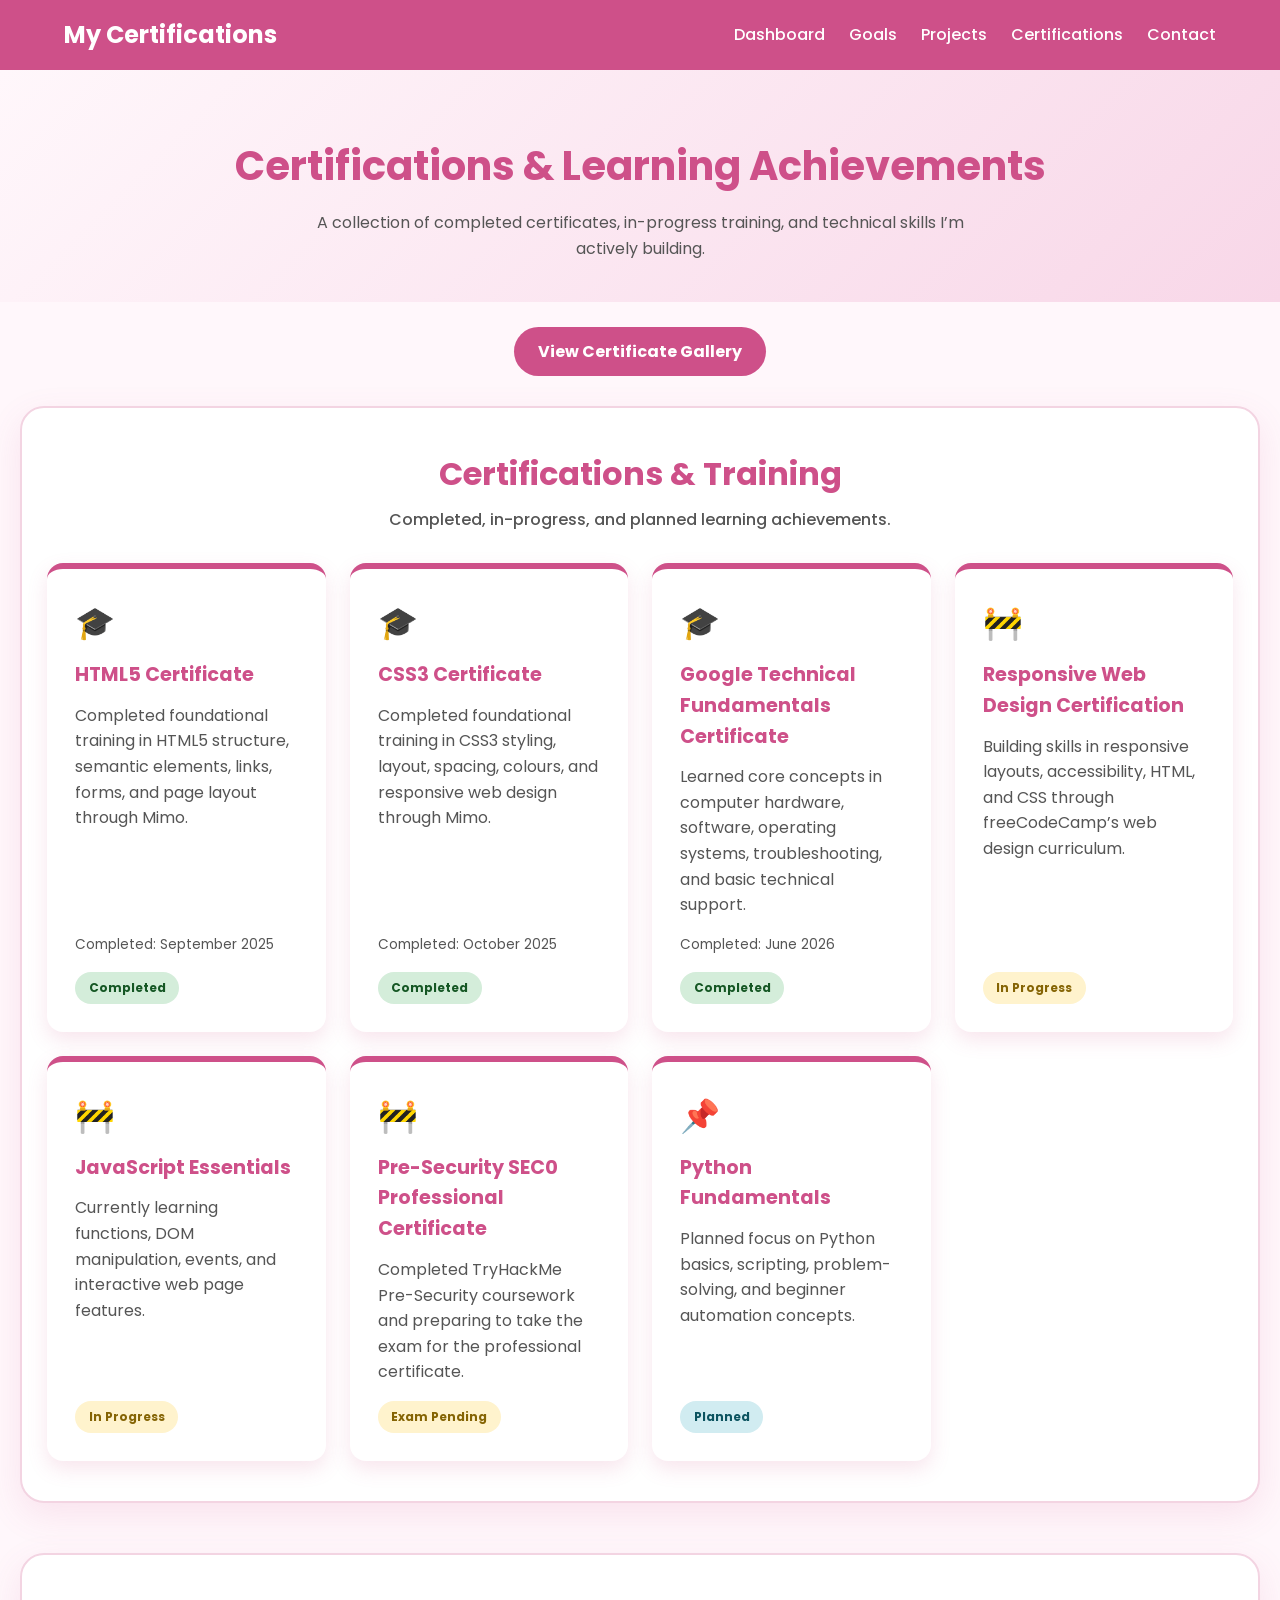
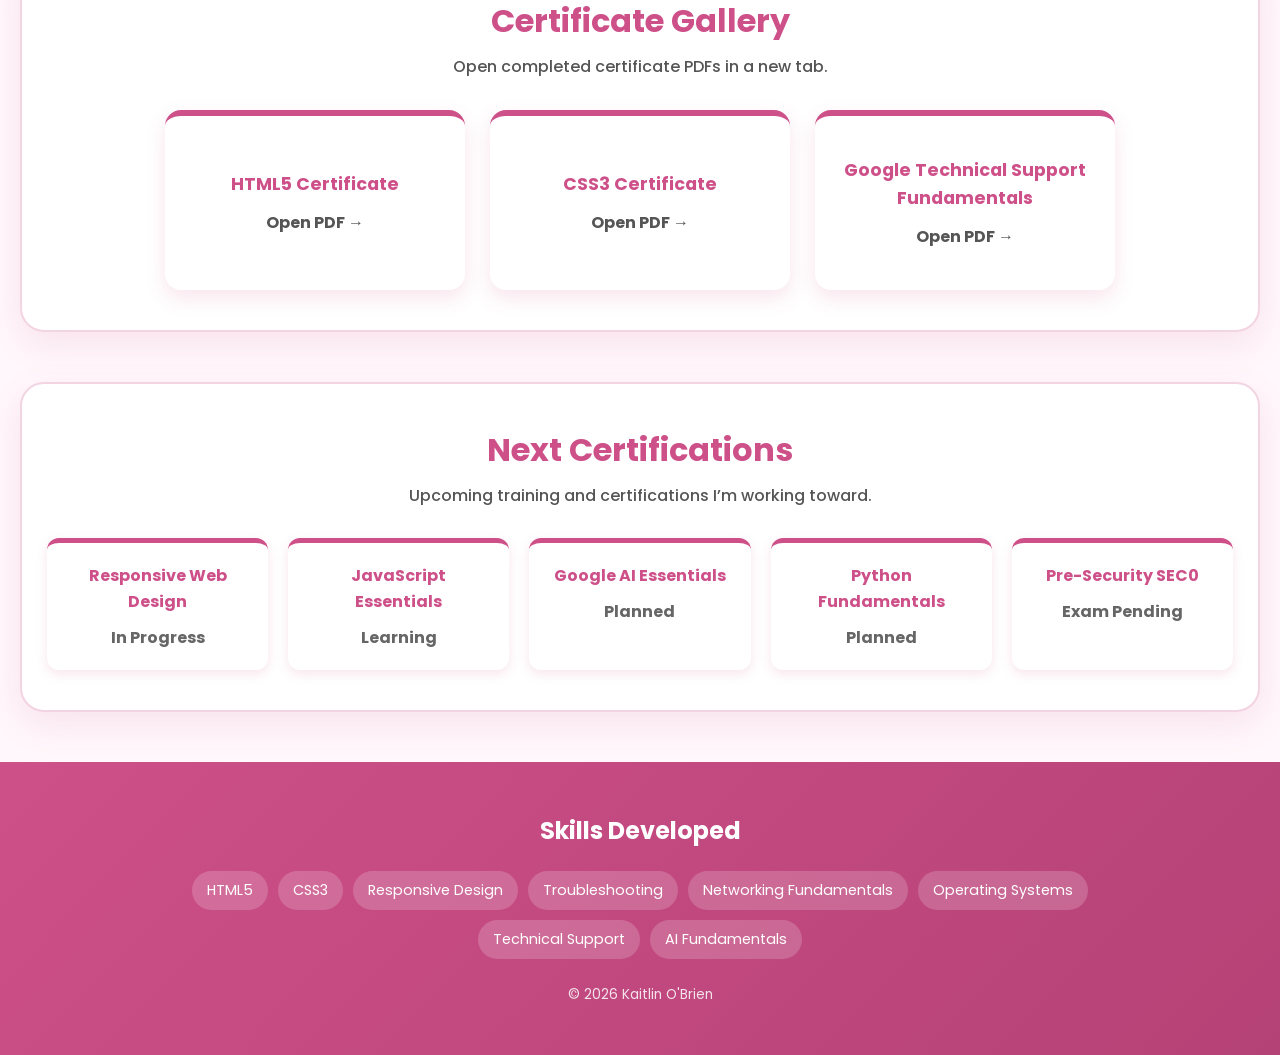
<file: it_learning_tracker/pages/certifications/certifications-index.html>
<!DOCTYPE html>
<html lang="en">
<head>
    <meta charset="UTF-8">
    <meta name="viewport" content="width=device-width, initial-scale=1.0">
    <title>Certifications</title>
    <link rel="stylesheet" href="certifications-styles.css">
  <link rel="preconnect" href="https://fonts.googleapis.com">
<link rel="preconnect" href="https://fonts.gstatic.com" crossorigin>
<link href="https://fonts.googleapis.com/css2?family=Poppins:wght@300;400;500;600;700&display=swap" rel="stylesheet">
</head>
<body>

<header>
    <nav class="navbar">
        <div class="banner">My Certifications</div>

        <ul class="nav-links">
            <li><a href="../dashboard/dashboard-index.html">Dashboard</a></li>
            <li><a href="../goals/goals-index.html">Goals</a></li>
            <li><a href="../projects/project-index.html">Projects</a></li>
            <li><a href="certifications-index.html">Certifications</a></li>
            <li><a href="../contact/contact-index.html">Contact</a></li>
        </ul>
    </nav>
</header>

<section class="header">
    <h1>Certifications & Learning Achievements</h1>
    <p>A collection of completed certificates, in-progress training, and technical skills I’m actively building.</p>
</section>

<a href="#gallery" class="jump-btn">View Certificate Gallery</a>

<main>

    <section class="cert-showcase">
        <div class="section-title">
            <h2>Certifications & Training</h2>
            <p>Completed, in-progress, and planned learning achievements.</p>
        </div>

        <div class="cert-grid">

            <div class="cert-card completed">
                <div class="cert-icon">🎓</div>
                <h2>HTML5 Certificate</h2>
                <p>Completed foundational training in HTML5 structure, semantic elements, links, forms, and page layout through Mimo.</p>
                <p class="cert-date">Completed: September 2025</p>
                <span class="tag">Completed</span>
            </div>

            <div class="cert-card completed">
                <div class="cert-icon">🎓</div>
                <h2>CSS3 Certificate</h2>
                <p>Completed foundational training in CSS3 styling, layout, spacing, colours, and responsive web design through Mimo.</p>
                <p class="cert-date">Completed: October 2025</p>
                <span class="tag">Completed</span>
            </div>

            <div class="cert-card completed">
                <div class="cert-icon">🎓</div>
                <h2>Google Technical Fundamentals Certificate</h2>
                <p>Learned core concepts in computer hardware, software, operating systems, troubleshooting, and basic technical support.</p>
                <p class="cert-date">Completed: June 2026</p>
                <span class="tag">Completed</span>
            </div>

            <div class="cert-card in-progress">
                <div class="cert-icon">🚧</div>
                <h2>Responsive Web Design Certification</h2>
                <p>Building skills in responsive layouts, accessibility, HTML, and CSS through freeCodeCamp’s web design curriculum.</p>
                <span class="tag">In Progress</span>
            </div>

            <div class="cert-card in-progress">
                <div class="cert-icon">🚧</div>
                <h2>JavaScript Essentials</h2>
                <p>Currently learning functions, DOM manipulation, events, and interactive web page features.</p>
                <span class="tag">In Progress</span>
            </div>

            <div class="cert-card in-progress">
                <div class="cert-icon">🚧</div>
                <h2>Pre-Security SEC0 Professional Certificate</h2>
                <p>Completed TryHackMe Pre-Security coursework and preparing to take the exam for the professional certificate.</p>
                <span class="tag">Exam Pending</span>
            </div>

            <div class="cert-card planned">
                <div class="cert-icon">📌</div>
                <h2>Python Fundamentals</h2>
                <p>Planned focus on Python basics, scripting, problem-solving, and beginner automation concepts.</p>
                <span class="tag">Planned</span>
            </div>

        </div>
    </section>

    <section class="certificate-gallery" id="gallery">
        <div class="section-title">
            <h2>Certificate Gallery</h2>
            <p>Open completed certificate PDFs in a new tab.</p>
        </div>

        <div class="gallery-grid">

            <div class="gallery-card">
                <a href="../certifications/cert-photos/HTML.pdf" target="_blank">
                    <h3>HTML5 Certificate</h3>
                    <p>Open PDF →</p>
                </a>
            </div>

            <div class="gallery-card">
                <a href="../certifications/cert-photos/CSS.pdf" target="_blank">
                    <h3>CSS3 Certificate</h3>
                    <p>Open PDF →</p>
                </a>
            </div>

            <div class="gallery-card">
                <a href="../certifications/cert-photos/Technical Support Fundamentals certificate Coursera course1.pdf" target="_blank">
                    <h3>Google Technical Support Fundamentals</h3>
                    <p>Open PDF →</p>
                </a>
            </div>

        </div>
    </section>

    <section class="next-up">
        <div class="section-title">
            <h2>Next Certifications</h2>
            <p>Upcoming training and certifications I’m working toward.</p>
        </div>

        <div class="next-grid">

            <div class="next-card">
                <h3>Responsive Web Design</h3>
                <p>In Progress</p>
            </div>

            <div class="next-card">
                <h3>JavaScript Essentials</h3>
                <p>Learning</p>
            </div>

            <div class="next-card">
                <h3>Google AI Essentials</h3>
                <p>Planned</p>
            </div>

            <div class="next-card">
                <h3>Python Fundamentals</h3>
                <p>Planned</p>
            </div>

            <div class="next-card">
                <h3>Pre-Security SEC0</h3>
                <p>Exam Pending</p>
            </div>

        </div>
    </section>

</main>

<footer class="footer-certs">
    <div class="footer-certs-content">

        <section class="skills-earned">
            <h2>Skills Developed</h2>

            <div class="skills-grid">
                <span>HTML5</span>
                <span>CSS3</span>
                <span>Responsive Design</span>
                <span>Troubleshooting</span>
                <span>Networking Fundamentals</span>
                <span>Operating Systems</span>
                <span>Technical Support</span>
                <span>AI Fundamentals</span>
            </div>
        </section>

        <p class="copyright">
            © 2026 Kaitlin O'Brien
        </p>

    </div>
</footer>

</body>
</html>
</file>
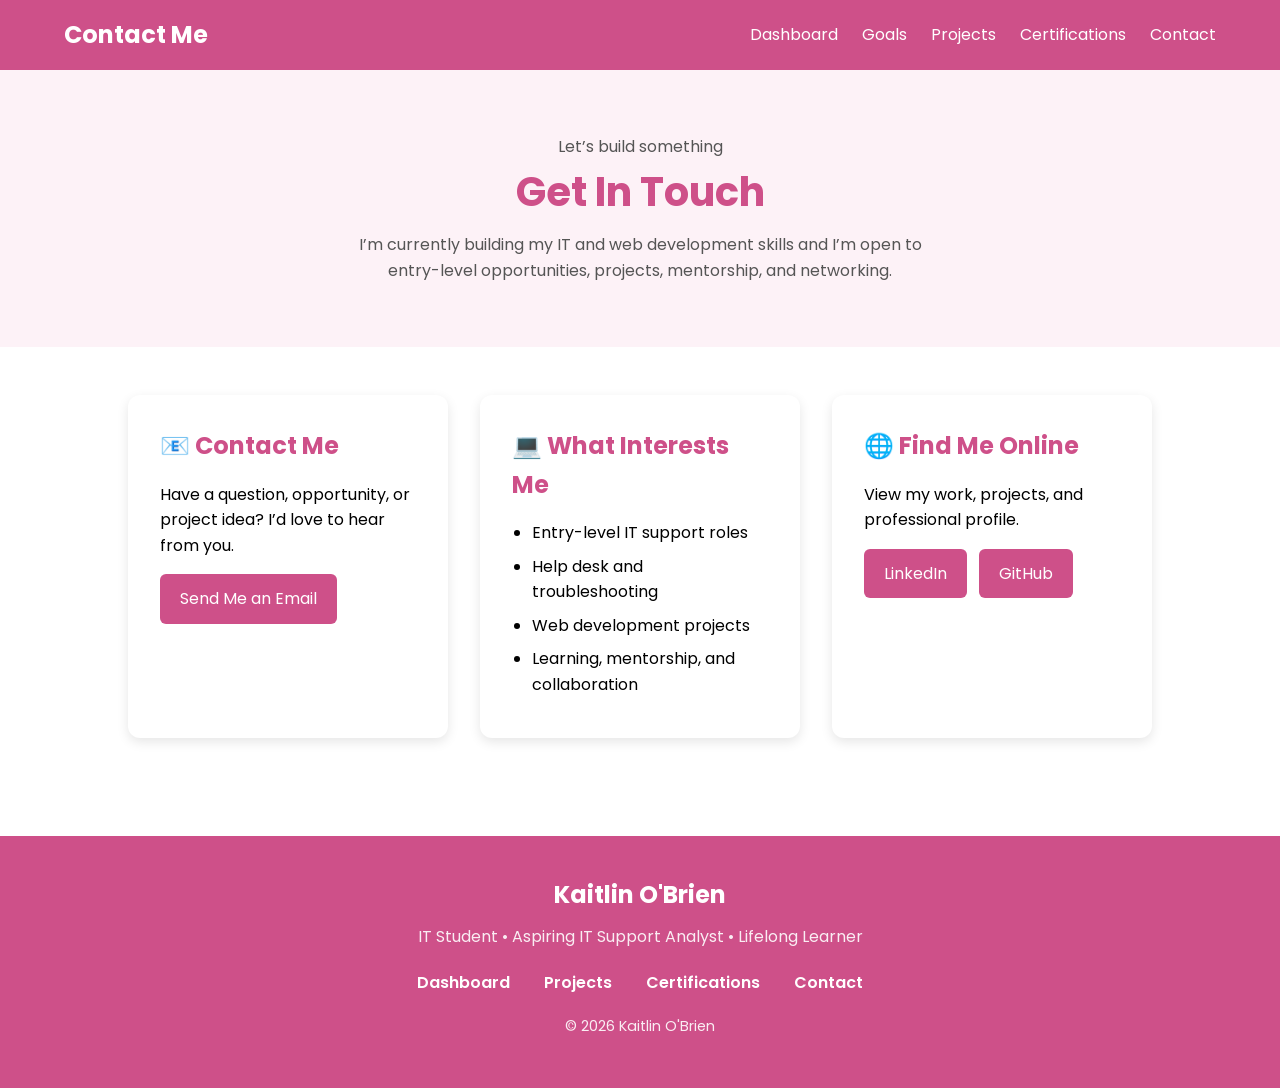
<file: it_learning_tracker/pages/contact/contact-index.html>
<!DOCTYPE html>
<html lang="en">
<head>
    <meta charset="UTF-8">
    <meta name="viewport" content="width=device-width, initial-scale=1.0">
    <title>Certifications</title>
    <link rel="stylesheet" href="contact-styles.css">
<link rel="preconnect" href="https://fonts.googleapis.com">
<link rel="preconnect" href="https://fonts.gstatic.com" crossorigin>
<link href="https://fonts.googleapis.com/css2?family=Poppins:wght@300;400;500;600;700&display=swap" rel="stylesheet">
</head>
<body>

<nav class="navbar">
    <div class="banner">Contact Me</div>

    <ul class="nav-links">
        <li><a href="../dashboard/dashboard-index.html">Dashboard</a></li>
        <li><a href="../goals/goals-index.html">Goals</a></li>
        <li><a href="../projects/project-index.html">Projects</a></li>
        <li><a href="../certifications/certifications-index.html">Certifications</a></li>
        <li><a href="../contact/contact-index.html">Contact</a></li>
    </ul>
</nav>
<main>
<!-- HEADER -->
<header class="header">
    <p class="eyebrow">Let’s build something</p>
    <h1>Get In Touch</h1>
    <p>
        I’m currently building my IT and web development skills and I’m open to
        entry-level opportunities, projects, mentorship, and networking.
    </p>
</header>

<section class="contact-container">

    <div class="contact-card featured-card">
        <h2>📧 Contact Me</h2>
        <p>
            Have a question, opportunity, or project idea? I’d love to hear from you.
        </p>

        <a href="mailto:kaitlin.obrien99@gmail.com" class="email-btn">
            Send Me an Email
        </a>
    </div>

    <div class="contact-card">
        <h2>💻 What Interests Me</h2>
        <ul>
            <li>Entry-level IT support roles</li>
            <li>Help desk and troubleshooting</li>
            <li>Web development projects</li>
            <li>Learning, mentorship, and collaboration</li>
        </ul>
    </div>

    <div class="contact-card">
        <h2>🌐 Find Me Online</h2>
        <p>View my work, projects, and professional profile.</p>

        <div class="social-buttons">
            <a href="https://www.linkedin.com/in/kaitlinobrien99/" class="social-link">LinkedIn</a>
            <a href="https://github.com/klob1999" class="social-link">GitHub</a>
        </div>
    </div>
</section>
</main>
<footer class="footer">
    <div class="footer-content">
        <h3>Kaitlin O'Brien</h3>

        <p>
            IT Student • Aspiring IT Support Analyst • Lifelong Learner
        </p>

        <div class="footer-links">
            <a href="../dashboard/dashboard-index.html">Dashboard</a>
            <a href="../projects/project-index.html">Projects</a>
            <a href="../certifications/certifications-index.html">Certifications</a>
            <a href="../contact/contact-index.html">Contact</a>
        </div>

        <p class="copyright">
            © 2026 Kaitlin O'Brien
            </p>
    </div>
</footer>
    </body>
    </html>
</file>
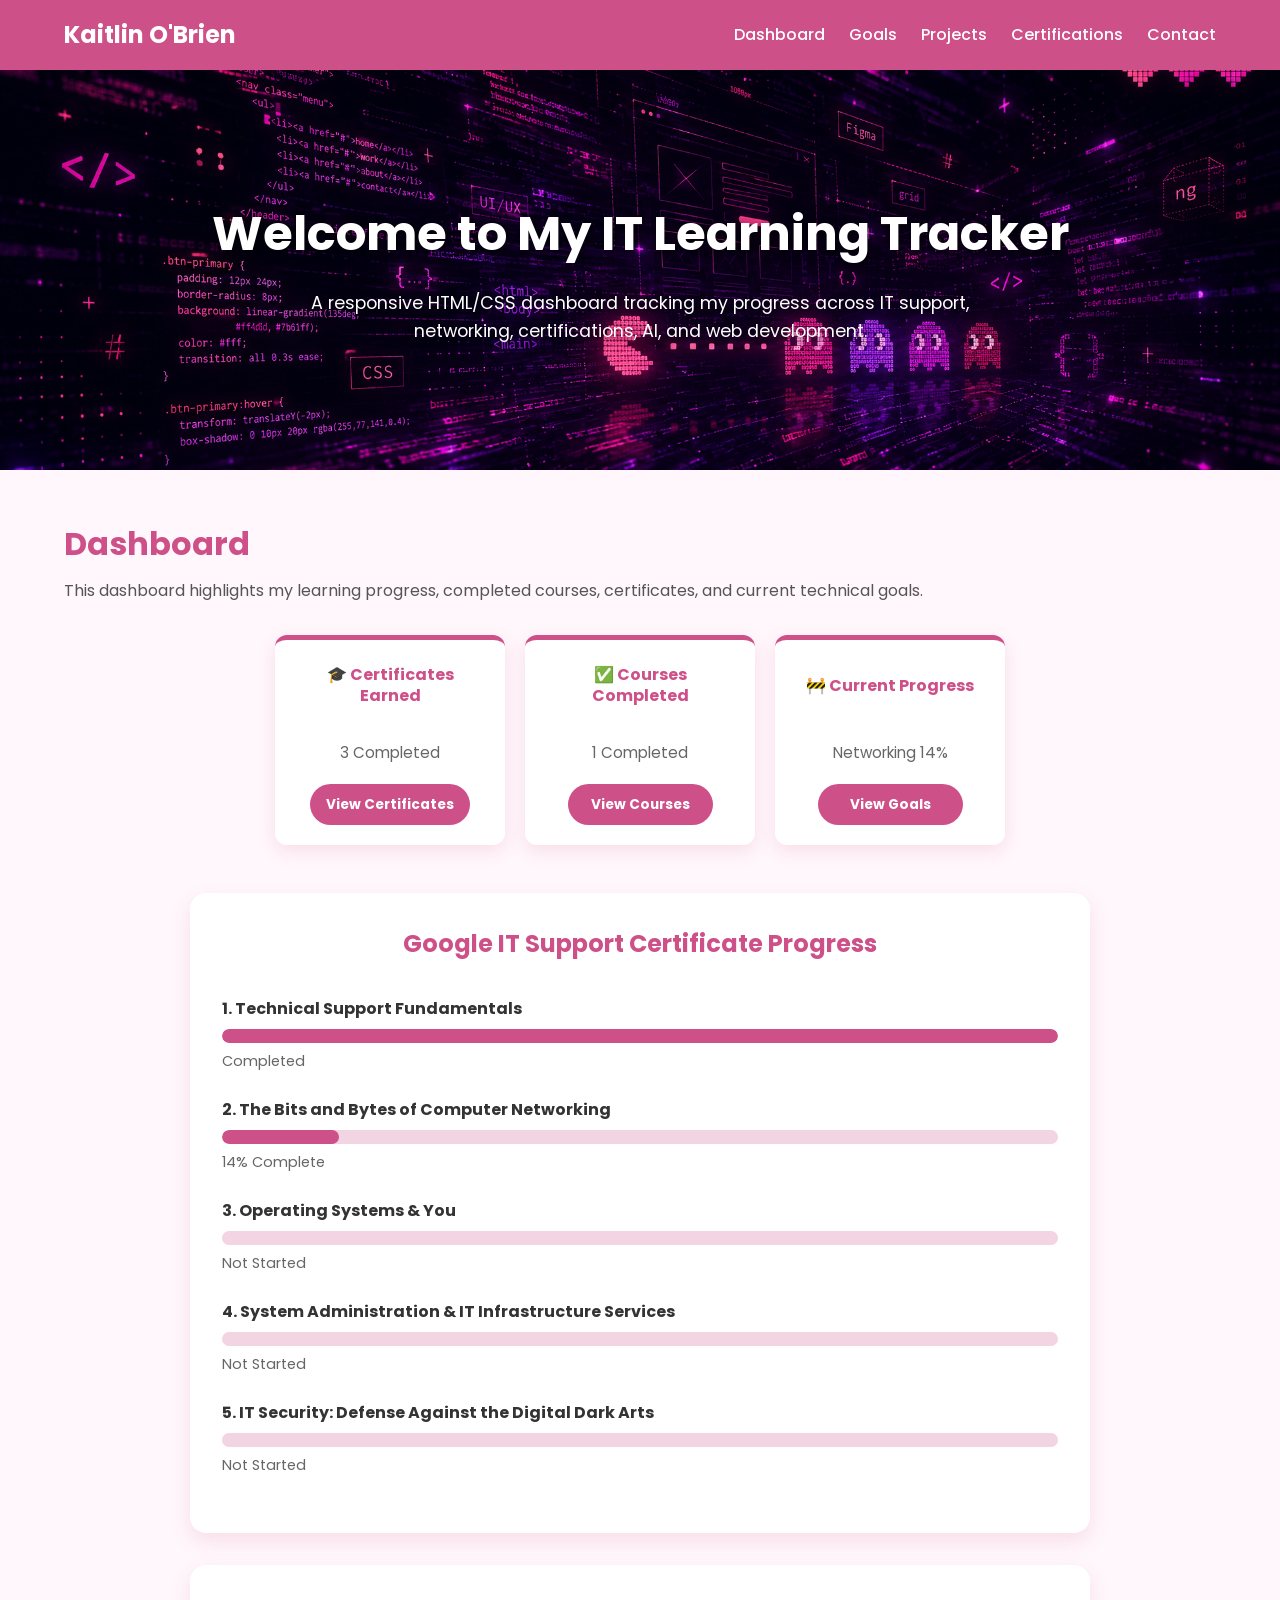
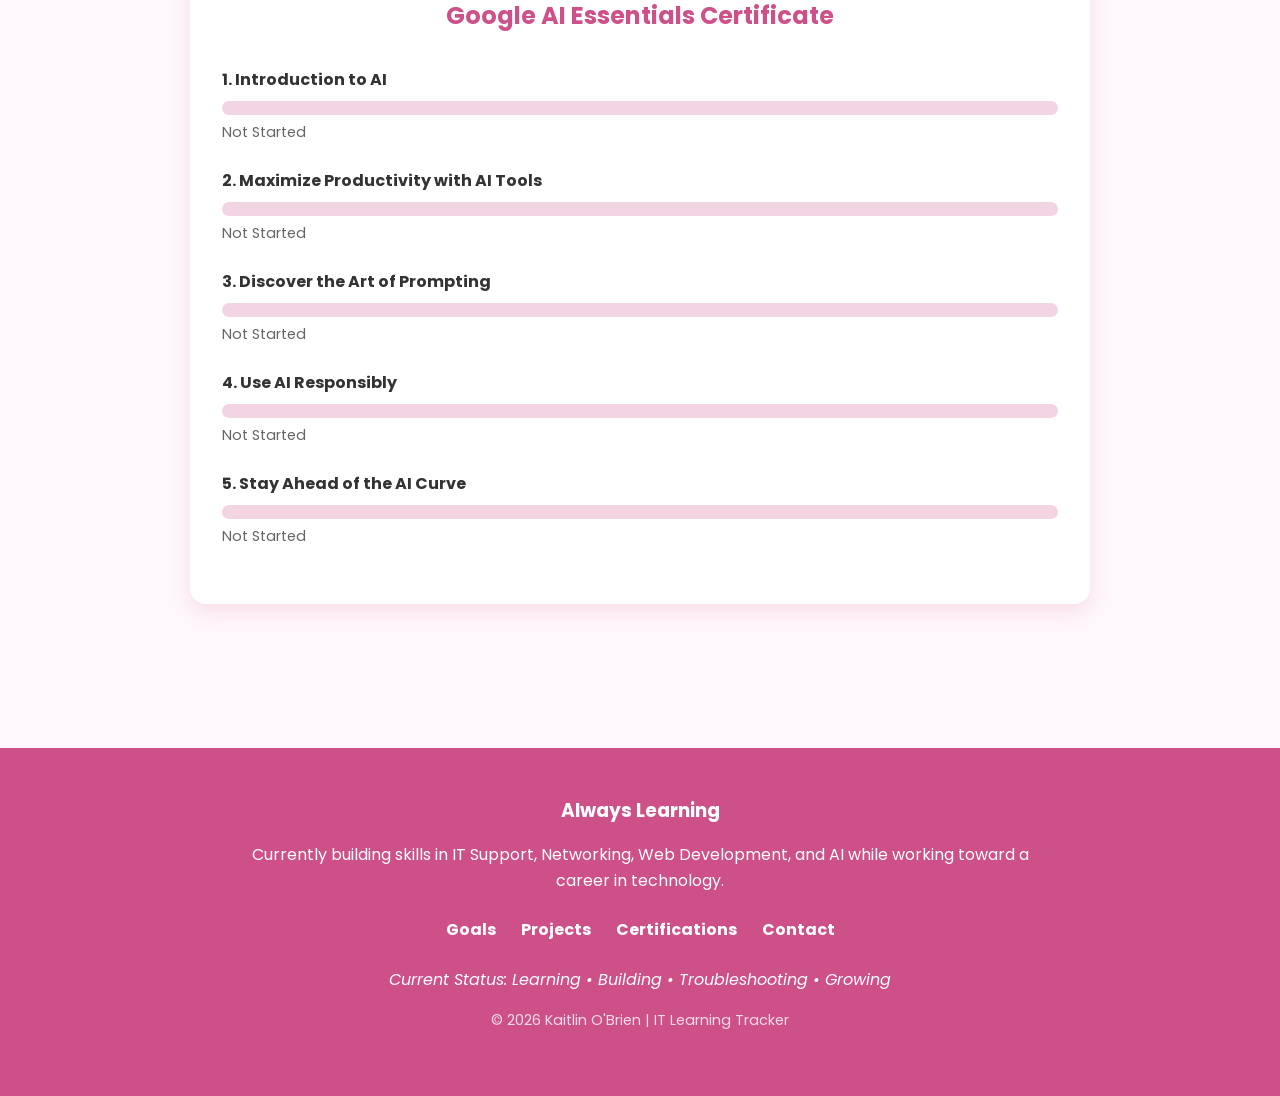
<file: it_learning_tracker/pages/dashboard/dashboard-index.html>
<!DOCTYPE html>
<html lang="en">
<head>
    <meta charset="UTF-8">
    <meta name="viewport" content="width=device-width, initial-scale=1.0">
    <title>Kaitlin O'Brien | IT Learning Tracker</title>
    <link rel="stylesheet" href="styles.css">
    <link rel="preconnect" href="https://fonts.googleapis.com">
<link rel="preconnect" href="https://fonts.gstatic.com" crossorigin>
<link href="https://fonts.googleapis.com/css2?family=Poppins:wght@300;400;500;600;700&display=swap" rel="stylesheet">
</head>

<body>

<header>
    <nav class="navbar">
        <div class="logo">Kaitlin O'Brien</div>

        <ul class="nav-links">
            <li><a href="dashboard-index.html">Dashboard</a></li>
            <li><a href="../goals/goals-index.html">Goals</a></li>
            <li><a href="../projects/project-index.html">Projects</a></li>
            <li><a href="../certifications/certifications-index.html">Certifications</a></li>
            <li><a href="../contact/contact-index.html">Contact</a></li>
        </ul>
    </nav>
</header>

<section class="hero">
    <img src="../dashboard/photos/ChatGPT Image Jun 19, 2026, 11_04_54 AM.png" alt="LinkedIn banner">

    <div class="hero-text">
        <h1>Welcome to My IT Learning Tracker</h1>
        <p>
            A responsive HTML/CSS dashboard tracking my progress across IT support,
            networking, certifications, AI, and web development.
        </p>
    </div>
</section>

<main class="content">

    <h1>Dashboard</h1>

    <p class="dashboard-intro">
        This dashboard highlights my learning progress, completed courses, certificates, and current technical goals.
    </p>

    <section class="summary-cards">

        <div class="summary-card">
            <h3>🎓 Certificates Earned</h3>
            <p>3 Completed</p>
            <a href="../certifications/certifications-index.html#gallery" class="card-btn">
    View Certificates
</a>
        </div>

        <div class="summary-card">
            <h3>✅ Courses Completed</h3>
            <p>1 Completed</p>
            <a href="../certifications/certifications-index.html" class="card-btn">View Courses</a>
        </div>

        <div class="summary-card">
            <h3>🚧 Current Progress</h3>
            <p>Networking 14%</p>
            <a href="../goals/goals-index.html" class="card-btn">View Goals</a>
        </div>

    </section>

    <section class="coursera-tracker">
        <h2>Google IT Support Certificate Progress</h2>

        <div class="course">
            <h3>1. Technical Support Fundamentals</h3>
            <div class="bar"><div class="fill" style="width: 100%;"></div></div>
            <p>Completed</p>
        </div>

        <div class="course">
            <h3>2. The Bits and Bytes of Computer Networking</h3>
            <div class="bar"><div class="fill" style="width: 14%;"></div></div>
            <p>14% Complete</p>
        </div>

        <div class="course">
            <h3>3. Operating Systems & You</h3>
            <div class="bar"><div class="fill" style="width: 0%;"></div></div>
            <p>Not Started</p>
        </div>

        <div class="course">
            <h3>4. System Administration & IT Infrastructure Services</h3>
            <div class="bar"><div class="fill" style="width: 0%;"></div></div>
            <p>Not Started</p>
        </div>

        <div class="course">
            <h3>5. IT Security: Defense Against the Digital Dark Arts</h3>
            <div class="bar"><div class="fill" style="width: 0%;"></div></div>
            <p>Not Started</p>
        </div>
    </section>

    <section class="coursera-tracker">
        <h2>Google AI Essentials Certificate</h2>

        <div class="course">
            <h3>1. Introduction to AI</h3>
            <div class="bar"><div class="fill" style="width: 0%;"></div></div>
            <p>Not Started</p>
        </div>

        <div class="course">
            <h3>2. Maximize Productivity with AI Tools</h3>
            <div class="bar"><div class="fill" style="width: 0%;"></div></div>
            <p>Not Started</p>
        </div>

        <div class="course">
            <h3>3. Discover the Art of Prompting</h3>
            <div class="bar"><div class="fill" style="width: 0%;"></div></div>
            <p>Not Started</p>
        </div>

        <div class="course">
            <h3>4. Use AI Responsibly</h3>
            <div class="bar"><div class="fill" style="width: 0%;"></div></div>
            <p>Not Started</p>
        </div>

        <div class="course">
            <h3>5. Stay Ahead of the AI Curve</h3>
            <div class="bar"><div class="fill" style="width: 0%;"></div></div>
            <p>Not Started</p>
        </div>
    </section>

</main>

<footer class="footer">
    <div class="footer-content">
        <h3>Always Learning</h3>

        <p>
            Currently building skills in IT Support, Networking,
            Web Development, and AI while working toward a career in technology.
        </p>

        <div class="footer-links">
            <a href="../goals/goals-index.html">Goals</a>
            <a href="../projects/project-index.html">Projects</a>
            <a href="../certifications/certifications-index.html">Certifications</a>
            <a href="../contact/contact-index.html">Contact</a>
        </div>

        <p class="footer-quote">
            Current Status: Learning • Building • Troubleshooting • Growing
        </p>

        <p class="copyright">
            © 2026 Kaitlin O'Brien | IT Learning Tracker
        </p>
    </div>
</footer>
<script>
    if (!window.location.hash) {
        window.scrollTo(0, 0);
    }
</script>
</body>
</html>
</file>
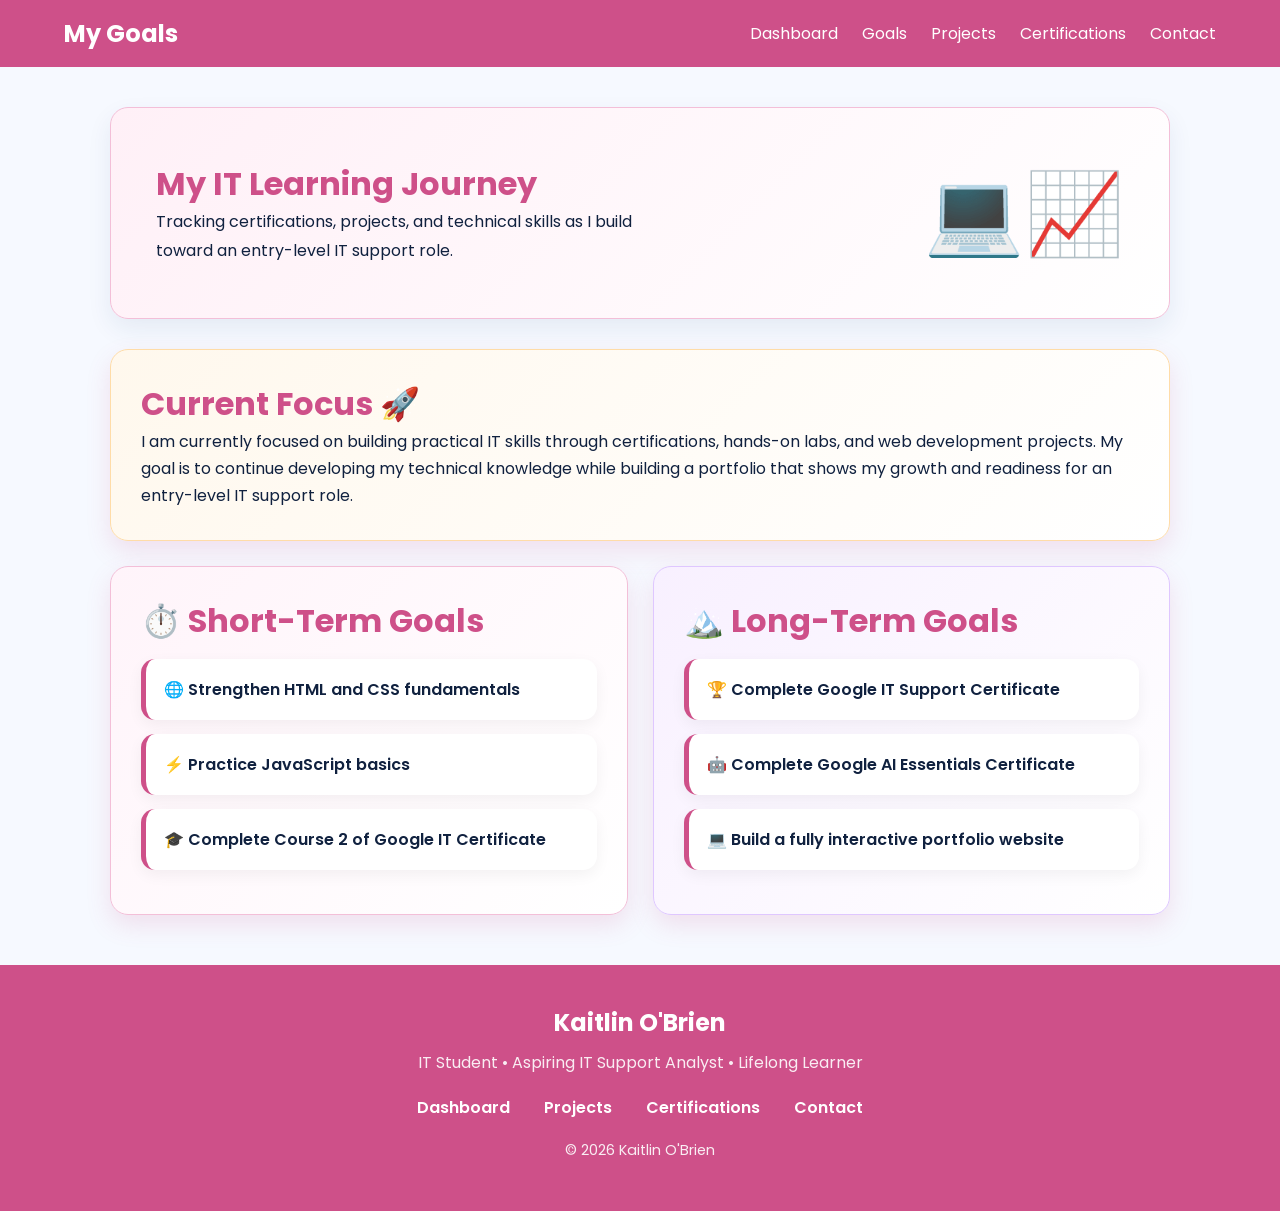
<file: it_learning_tracker/pages/goals/goals-index.html>
<!DOCTYPE html>
<html lang="en">
<head>
    <meta charset="UTF-8">
    <meta name="viewport" content="width=device-width, initial-scale=1.0">
    <title>Goals</title>
    <link rel="stylesheet" href="goals-styles.css">
    <link rel="preconnect" href="https://fonts.googleapis.com">
<link rel="preconnect" href="https://fonts.gstatic.com" crossorigin>
<link href="https://fonts.googleapis.com/css2?family=Poppins:wght@300;400;500;600;700&display=swap" rel="stylesheet">
  </head>

<body>
    <header>
        <nav class="navbar">
            <div class="banner">My Goals</div>

            <ul class="nav-links">
                <li><a href="../dashboard/dashboard-index.html">Dashboard</a></li>
                <li><a href="goals-index.html">Goals</a></li>
                <li><a href="../projects/project-index.html">Projects</a></li>
                <li><a href="../certifications/certifications-index.html">Certifications</a></li>
                <li><a href="../contact/contact-index.html">Contact</a></li>
            </ul>
        </nav>
    </header>

    <main class="container">
        <section class="hero-card">
          <div>
            <h2>My IT Learning Journey </h2>
            <p>
                Tracking certifications, projects, and technical skills as I build
                toward an entry-level IT support role.
            </p></div>
            <div class="hero-visual">💻📈</div>
        </section>
        
        <section class="card focus-card">
            <h3>Current Focus 🚀</h3>

            <p>
                I am currently focused on building practical IT skills through
                certifications, hands-on labs, and web development projects.
                My goal is to continue developing my technical knowledge while
                building a portfolio that shows my growth and readiness for an
                entry-level IT support role.
            </p>
        </section>

    <section class="goals-grid">
    <section class="card green-card">
        <h3>⏱️ Short-Term Goals</h3>
        <ul class="goal-list">
            <li>🌐 Strengthen HTML and CSS fundamentals</li>
            <li>⚡ Practice JavaScript basics</li>
            <li>🎓 Complete Course 2 of Google IT Certificate</li>
        </ul>
    </section>

    <section class="card purple-card">
        <h3>🏔️ Long-Term Goals</h3>
        <ul class="goal-list">
            <li>🏆 Complete Google IT Support Certificate</li>
            <li>🤖 Complete Google AI Essentials Certificate</li>
            <li>💻 Build a fully interactive portfolio website</li>
        </ul>
    </section>
</section>
        
    </main>
    <footer class="footer">
    <div class="footer-content">
        <h3>Kaitlin O'Brien</h3>

        <p>
            IT Student • Aspiring IT Support Analyst • Lifelong Learner
        </p>

        <div class="footer-links">
            <a href="../dashboard/dashboard-index.html">Dashboard</a>
            <a href="../projects/project-index.html">Projects</a>
            <a href="../certifications/certifications-index.html">Certifications</a>
            <a href="../contact/contact-index.html">Contact</a>
        </div>

        <p class="copyright">
            © 2026 Kaitlin O'Brien
            </p>
    </div>
</footer>
</body>
</html>
</file>
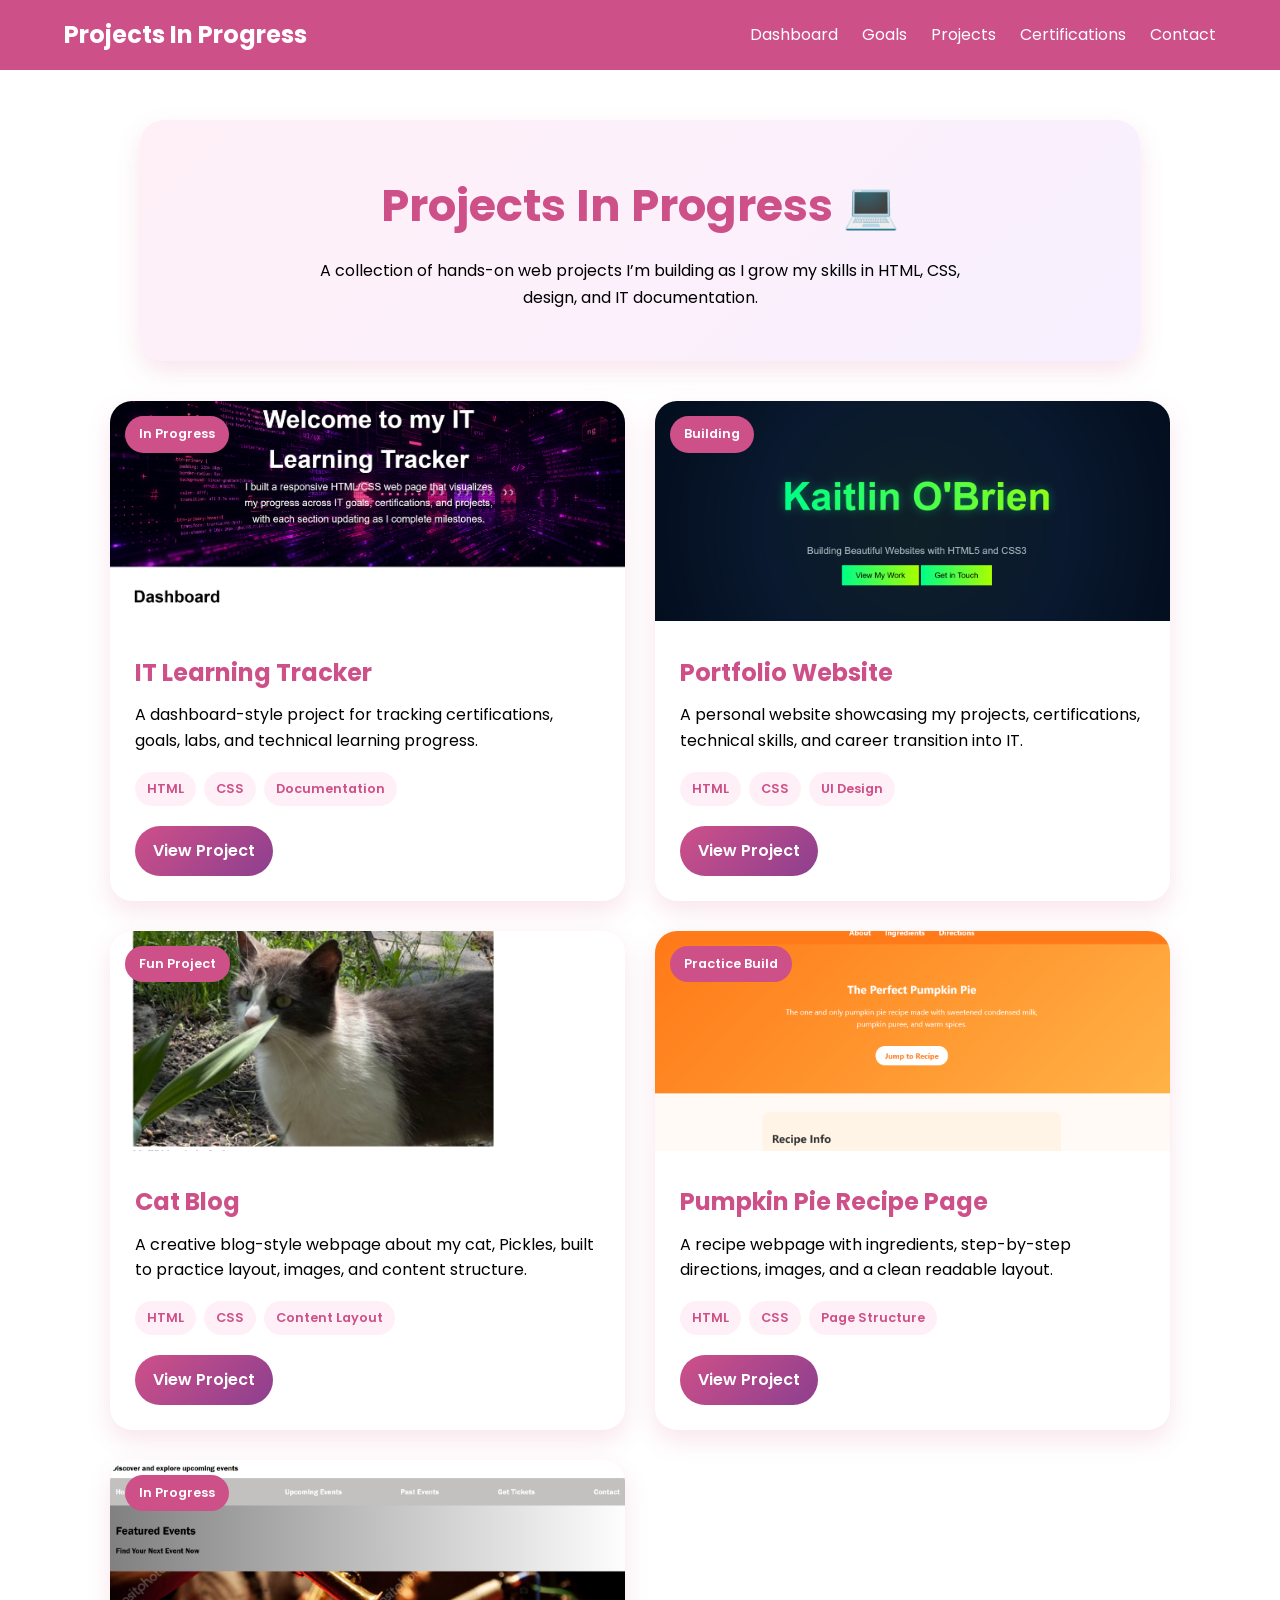
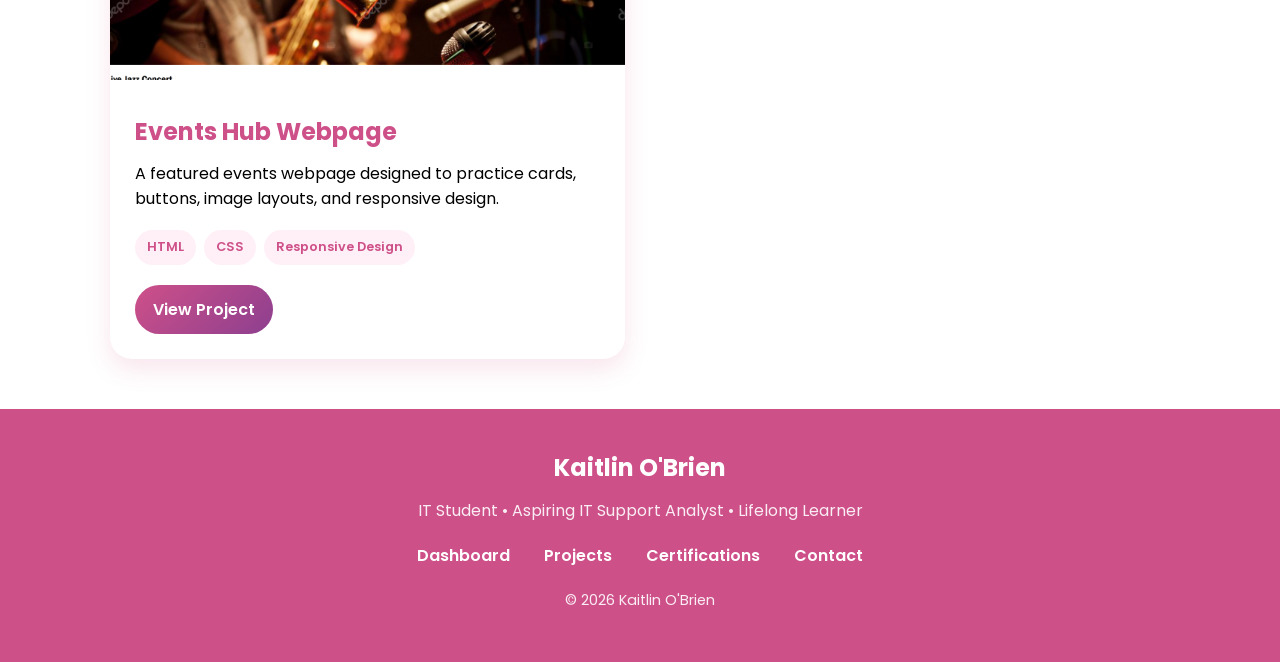
<file: it_learning_tracker/pages/projects/project-index.html>
<!DOCTYPE html>
<html lang="en">
<head>
    <meta charset="UTF-8">
    <meta name="viewport" content="width=device-width, initial-scale=1.0">
    <title>Goals</title>
    <link rel="stylesheet" href="project-styles.css">
    <link rel="preconnect" href="https://fonts.googleapis.com">
<link rel="preconnect" href="https://fonts.gstatic.com" crossorigin>
<link href="https://fonts.googleapis.com/css2?family=Poppins:wght@300;400;500;600;700&display=swap" rel="stylesheet">
</head>
<body>
<header>
        <nav class="navbar">
            <div class="banner">Projects In Progress</div>
        
            <ul class="nav-links">
                <li><a href="../dashboard/dashboard-index.html">Dashboard</a></li>
                <li><a href="../goals/goals-index.html">Goals</a></li>
                <li><a href="project-index.html">Projects</a></li>
                <li><a href="../certifications/certifications-index.html">Certifications</a></li>
                <li><a href="../contact/contact-index.html">Contact</a></li>
            </ul>
        </nav>
    </header>
    <main>
    <section class="projects-hero">
        <h1>Projects In Progress 💻</h1>
        <p>
            A collection of hands-on web projects I’m building as I grow my
            skills in HTML, CSS, design, and IT documentation.
        </p>
    </section>

    <section class="projects-container">

        <div class="project-card">
            <span class="status">In Progress</span>
            <img src="../projects/project-photos/Screenshot 2026-06-19 115557.png" alt="Learning Tracker screenshot">

            <div class="project-info">
                <h2>IT Learning Tracker</h2>
                <p>
                    A dashboard-style project for tracking certifications, goals,
                    labs, and technical learning progress.
                </p>

                <div class="skills">
                    <span>HTML</span>
                    <span>CSS</span>
                    <span>Documentation</span>
                </div>

                <a href="../dashboard/dashboard-index.html" class="btn">View Project</a>
            </div>
        </div>

        <div class="project-card">
            <span class="status">Building</span>
            <img src="../projects/project-photos/Screenshot 2026-06-19 115857.png" alt="Portfolio website screenshot">

            <div class="project-info">
                <h2>Portfolio Website</h2>
                <p>
                    A personal website showcasing my projects, certifications,
                    technical skills, and career transition into IT.
                </p>

                <div class="skills">
                    <span>HTML</span>
                    <span>CSS</span>
                    <span>UI Design</span>
                </div>

                <a href="#" class="btn">View Project</a>
            </div>
        </div>

        <div class="project-card">
            <span class="status">Fun Project</span>
            <img src="../projects/project-photos/Screenshot 2026-06-19 120452.png" alt="Cat blog screenshot">

            <div class="project-info">
                <h2>Cat Blog</h2>
                <p>
                    A creative blog-style webpage about my cat, Pickles, built
                    to practice layout, images, and content structure.
                </p>

                <div class="skills">
                    <span>HTML</span>
                    <span>CSS</span>
                    <span>Content Layout</span>
                </div>

                <a href="#" class="btn">View Project</a>
            </div>
        </div>

        <div class="project-card">
            <span class="status">Practice Build</span>
            <img src="../projects/project-photos/Screenshot 2026-06-19 120922.png" alt="Pumpkin pie recipe page screenshot">

            <div class="project-info">
                <h2>Pumpkin Pie Recipe Page</h2>
                <p>
                    A recipe webpage with ingredients, step-by-step directions,
                    images, and a clean readable layout.
                </p>

                <div class="skills">
                    <span>HTML</span>
                    <span>CSS</span>
                    <span>Page Structure</span>
                </div>

                <a href="#" class="btn">View Project</a>
            </div>
        </div>

        <div class="project-card">
            <span class="status">In Progress</span>
            <img src="../projects/project-photos/Screenshot 2026-06-19 121321.png" alt="Events hub webpage screenshot">

            <div class="project-info">
                <h2>Events Hub Webpage</h2>
                <p>
                    A featured events webpage designed to practice cards,
                    buttons, image layouts, and responsive design.
                </p>

                <div class="skills">
                    <span>HTML</span>
                    <span>CSS</span>
                    <span>Responsive Design</span>
                </div>

                <a href="#" class="btn">View Project</a>
            </div>
        </div>

    </section>
</main>
<footer class="footer">
    <div class="footer-content">
        <h3>Kaitlin O'Brien</h3>

        <p>
            IT Student • Aspiring IT Support Analyst • Lifelong Learner
        </p>

        <div class="footer-links">
            <a href="../dashboard/dashboard-index.html">Dashboard</a>
            <a href="../projects/project-index.html">Projects</a>
            <a href="../certifications/certifications-index.html">Certifications</a>
            <a href="../contact/contact-index.html">Contact</a>
        </div>

        <p class="copyright">
            © 2026 Kaitlin O'Brien
            </p>
    </div>
</footer>
    </body>
    </html>
</file>
<file: it_learning_tracker/pages/certifications/certifications-styles.css>
html {
    scroll-behavior: smooth;
}

* {
    margin: 0;
    padding: 0;
    box-sizing: border-box;
}

body {
    font-family: 'Poppins', sans-serif;
    line-height: 1.6;
    background-color: #fff7fb;
    color: #333;
}

/* Navigation */
.navbar {
    background-color: #ce5089;
    color: white;
    display: flex;
    justify-content: space-between;
    align-items: center;
    padding: 1rem 5%;
}

.banner {
    font-size: 1.5rem;
    font-weight: bold;
}

.nav-links {
    list-style: none;
    display: flex;
    gap: 1.5rem;
}

.nav-links a {
    color: white;
    text-decoration: none;
    font-weight: 500;
}

.nav-links a:hover {
    color: #111;
}

/* Header */
.header {
    text-align: center;
    padding: 4rem 2rem 2.5rem;
    background: linear-gradient(135deg, #fff7fb, #f8d7e8);
}

.header h1 {
    color: #ce5089;
    font-size: 2.5rem;
    margin-bottom: 0.75rem;
}

.header p {
    max-width: 700px;
    margin: 0 auto;
    color: #555;
}

/* Jump Button */
.jump-btn {
    display: block;
    width: fit-content;
    margin: 25px auto;
    padding: 12px 24px;
    background-color: #ce5089;
    color: white;
    text-decoration: none;
    font-weight: bold;
    border-radius: 30px;
    transition: 0.3s ease;
}

.jump-btn:hover {
    background-color: #b54276;
    transform: translateY(-2px);
}

/* Shared Section Styling */
.cert-showcase,
.certificate-gallery,
.next-up {
    background: white;
    border: 2px solid #f3d4e2;
    border-radius: 24px;
    margin: 30px 20px 50px;
    padding: 40px 25px;
    box-shadow: 0 12px 35px rgba(206, 80, 137, 0.12);
}

.section-title {
    text-align: center;
    margin-bottom: 30px;
}

.section-title h2 {
    color: #ce5089;
    font-size: 2rem;
    margin-bottom: 8px;
}

.section-title p {
    color: #555;
    font-weight: 500;
}

/* Certification Cards */
.cert-grid {
    display: grid;
    grid-template-columns: repeat(auto-fit, minmax(260px, 1fr));
    gap: 24px;
}

.cert-card {
    background: white;
    border-top: 6px solid #ce5089;
    border-radius: 16px;
    padding: 1.75rem;
    box-shadow: 0 8px 20px rgba(206, 80, 137, 0.15);
    transition: 0.3s ease;

    display: flex;
    flex-direction: column;
    min-height: 310px;
}

.cert-card:hover {
    transform: translateY(-6px);
    box-shadow: 0 12px 28px rgba(206, 80, 137, 0.25);
}

.cert-icon {
    font-size: 2rem;
    margin-bottom: 0.75rem;
}

.cert-card h2 {
    color: #ce5089;
    font-size: 1.2rem;
    margin-bottom: 0.75rem;
}

.cert-card p {
    color: #555;
    margin-bottom: 1rem;
}

.cert-card p:first-of-type {
    flex-grow: 1;
}

.cert-date {
    font-size: 0.85rem;
    color: #888;
}

.tag {
    display: inline-block;
    align-self: flex-start;
    margin-top: auto;
    padding: 0.4rem 0.85rem;
    border-radius: 50px;
    font-size: 0.75rem;
    font-weight: bold;
}

/* Tag Colors */
.completed .tag {
    background-color: #d4edda;
    color: #155724;
}

.in-progress .tag {
    background-color: #fff3cd;
    color: #856404;
}

.planned .tag {
    background-color: #d1ecf1;
    color: #0c5460;
}

/* Certificate Gallery */
.gallery-grid {
    display: flex;
    justify-content: center;
    gap: 25px;
    flex-wrap: wrap;
}

.gallery-card {
    width: 300px;
    min-height: 180px;
    background: white;
    border-top: 6px solid #ce5089;
    border-radius: 16px;
    box-shadow: 0 8px 20px rgba(206, 80, 137, 0.15);
    transition: 0.3s ease;
}

.gallery-card:hover {
    transform: translateY(-6px);
    box-shadow: 0 12px 28px rgba(206, 80, 137, 0.25);
}

.gallery-card a,
.gallery-card a:visited,
.gallery-card a:hover,
.gallery-card a:active {
    display: flex;
    flex-direction: column;
    justify-content: center;

    height: 100%;
    padding: 30px 20px;

    text-align: center;
    text-decoration: none;
    color: inherit;
}

.gallery-card h3 {
    color: #ce5089;
    font-size: 1.1rem;
    margin-bottom: 12px;
}

.gallery-card p {
    color: #555;
    font-weight: bold;
}

/* Next Certifications */
.next-grid {
    display: grid;
    grid-template-columns: repeat(auto-fit, minmax(220px, 1fr));
    gap: 20px;
}

.next-card {
    background: white;
    padding: 20px;
    border-radius: 12px;
    text-align: center;
    border-top: 5px solid #ce5089;
    box-shadow: 0 4px 12px rgba(206, 80, 137, 0.15);
    transition: 0.3s ease;
}

.next-card:hover {
    transform: translateY(-4px);
}

.next-card h3 {
    color: #ce5089;
    margin-bottom: 10px;
    font-size: 1rem;
}

.next-card p {
    color: #666;
    font-weight: bold;
}

/* Footer */
.footer-certs {
    background: linear-gradient(135deg, #ce5089, #b54276);
    color: white;
    text-align: center;
    padding: 50px 20px;
    margin-top: 50px;
}

.footer-certs-content {
    max-width: 900px;
    margin: 0 auto;
}

.skills-earned h2 {
    margin-bottom: 20px;
}

.skills-grid {
    display: flex;
    justify-content: center;
    flex-wrap: wrap;
    gap: 10px;
}

.skills-grid span {
    background: rgba(255, 255, 255, 0.18);
    padding: 8px 15px;
    border-radius: 20px;
    font-size: 0.9rem;
}

.copyright {
    margin-top: 25px;
    opacity: 0.85;
    font-size: 0.85rem;
}

/* Mobile */
@media (max-width: 700px) {
    .navbar {
        flex-direction: column;
        gap: 1rem;
    }

    .nav-links {
        flex-wrap: wrap;
        justify-content: center;
        gap: 1rem;
    }

    .header h1 {
        font-size: 2rem;
    }

    .cert-showcase,
    .certificate-gallery,
    .next-up {
        margin: 20px 10px;
        padding: 30px 15px;
    }

    .gallery-card {
        width: 100%;
        max-width: 330px;
    }
}
</file>
<file: it_learning_tracker/pages/contact/contact-styles.css>
/* Reset */
* {
    margin: 0;
    padding: 0;
    box-sizing: border-box;
}

/* General Styling */
body {
    font-family: 'Poppins', sans-serif;
    line-height: 1.6;
}

/* Navigation Bar */
.navbar {
    background-color: #ce5089;
    color: white;
    display: flex;
    justify-content: space-between;
    align-items: center;
    padding: 1rem 5%;
}

.banner {
    font-size: 1.5rem;
    font-weight: bold;
}

.nav-links {
    list-style: none;
    display: flex;
    gap: 1.5rem;
}

.nav-links a {
    text-decoration: none;
    color: white;
    transition: color 0.3s;
}

.nav-links a:hover {
    color: #000000;
}

/* Header */
.header {
    text-align: center;
    padding: 4rem 2rem;
    background-color: #fdf2f7;
}

.header h1 {
    color: #ce5089;
    margin-bottom: 0.5rem;
    font-size: 2.5rem;
}

.header p {
    max-width: 600px;
    margin: 0 auto;
    color: #555;
}

/* Contact Section */
.contact-container {
    display: flex;
    flex-wrap: wrap;
    justify-content: center;
    gap: 2rem;
    padding: 3rem 5%;
}

/* Cards */
.contact-card {
    background-color: white;
    width: 320px;
    padding: 2rem;
    border-radius: 12px;
    box-shadow: 0 4px 12px rgba(0,0,0,0.1);
    transition: transform 0.3s ease;
}

.contact-card:hover {
    transform: translateY(-5px);
}

.contact-card h2 {
    color: #ce5089;
    margin-bottom: 1rem;
}

.contact-card ul {
    margin-left: 1.25rem;
}

.contact-card li {
    margin-bottom: 0.5rem;
}

/* Buttons */
.email-btn,
.social-link {
    display: inline-block;
    background-color: #ce5089;
    color: white;
    text-decoration: none;
    padding: 0.75rem 1.25rem;
    border-radius: 6px;
    margin-top: 1rem;
    transition: background-color 0.3s;
}

.email-btn:hover,
.social-link:hover {
    background-color: #000000;
}

/* Social Links */
.social-link {
    margin-right: 0.5rem;
}

/* FOOTER */

.footer {
  background:#ce5089;
    color: white;
    margin-top: 50px;
    padding: 40px 20px;
    text-align: center;
}

.footer-content h3 {
    margin-bottom: 10px;
    font-size: 1.5rem;
}

.footer-content p {
    margin: 10px 0;
    opacity: 0.9;
}

.footer-links {
    margin: 20px 0;
}

.footer-links a {
    color: white;
    text-decoration: none;
    margin: 0 15px;
    font-weight: 600;
    transition: opacity 0.3s ease;
}

.footer-links a:hover {
    opacity: 0.7;
}

.copyright {
    font-size: 0.9rem;
    opacity: 0.7;
    margin-top: 20px;
}
/* MOBILE */
@media (max-width: 768px) {
    .hero-card {
        flex-direction: column;
        text-align: center;
    }

    .goals-grid {
        grid-template-columns: 1fr;
    }

    .nav-links {
        flex-direction: column;
        gap: 0.8rem;
        margin-top: 1rem;
    }
}
</file>
<file: it_learning_tracker/pages/dashboard/styles.css>
* {
    margin: 0;
    padding: 0;
    box-sizing: border-box;
}

body {
    font-family: 'Poppins', sans-serif;
    line-height: 1.6;
    background-color: #fff7fb;
    color: #333;
}

/* Navigation */
.navbar {
    background-color: #ce5089;
    color: white;
    display: flex;
    justify-content: space-between;
    align-items: center;
    padding: 1rem 5%;
}

.logo {
    font-size: 1.5rem;
    font-weight: bold;
}

.nav-links {
    list-style: none;
    display: flex;
    gap: 1.5rem;
}

.nav-links a {
    color: white;
    text-decoration: none;
    font-weight: 500;
}

.nav-links a:hover {
    color: #111;
}

/* Hero */
.hero {
    position: relative;
}

.hero img {
    width: 100%;
    height: 400px;
    object-fit: cover;
    display: block;
}

.hero-text {
    position: absolute;
    inset: 0;
    display: flex;
    flex-direction: column;
    justify-content: center;
    align-items: center;
    text-align: center;

    color: white;
    padding: 1rem;
    text-shadow: 2px 2px 8px rgba(0,0,0,0.7);
}

.hero-text h1 {
    font-size: 3rem;
    margin-bottom: 1rem;
}

.hero-text p {
    max-width: 700px;
    font-size: 1.1rem;
}

/* Main */
.content {
    padding: 3rem 5%;
}

.content h1 {
    color: #ce5089;
    margin-bottom: 0.5rem;
}

.dashboard-intro {
    color: #555;
    margin-bottom: 2rem;
}

/* Summary Cards */
.summary-cards {
    display: flex;
    justify-content: center;
    gap: 20px;
    flex-wrap: wrap;
    margin-bottom: 3rem;
}

.summary-card {
    width: 230px;
    min-height: 210px;
    background: white;
    border-top: 5px solid #ce5089;
    border-radius: 12px;
    padding: 1.25rem;

    display: flex;
    flex-direction: column;
    text-align: center;

    box-shadow: 0 6px 18px rgba(206,80,137,0.15);
    transition: transform 0.3s ease;
}

.summary-card:hover {
    transform: translateY(-5px);
}

.summary-card h3 {
    color: #ce5089;
    font-size: 1rem;
    line-height: 1.3;
    min-height: 52px;
    margin-bottom: 0.5rem;

    display: flex;
    align-items: center;
    justify-content: center;
}

.summary-card p {
    color: #666;
    font-size: 0.95rem;
    line-height: 1.4;
    flex-grow: 1;

    display: flex;
    align-items: center;
    justify-content: center;
}

.card-btn {
    display: inline-flex;
    align-items: center;
    justify-content: center;
    align-self: center;

    min-width: 145px;
    background-color: #ce5089;
    color: white;
    text-decoration: none;
    padding: 0.6rem 1rem;
    border-radius: 25px;
    font-size: 0.85rem;
    font-weight: bold;
}

.card-btn:hover {
    background-color: #b54276;
}

/* Course Trackers */
.coursera-tracker {
    max-width: 900px;
    margin: 0 auto 2rem;
    background: white;
    border-radius: 16px;
    padding: 2rem;
    box-shadow: 0 8px 20px rgba(206,80,137,0.15);
}

.coursera-tracker h2 {
    color: #ce5089;
    text-align: center;
    margin-bottom: 2rem;
}

.course {
    margin-bottom: 1.5rem;
}

.course h3 {
    font-size: 1rem;
    margin-bottom: 0.5rem;
}

.bar {
    width: 100%;
    height: 14px;
    background-color: #f3d4e2;
    border-radius: 999px;
    overflow: hidden;
}

.fill {
    height: 100%;
    background-color: #ce5089;
    border-radius: 999px;
    transition: width 0.4s ease;
}

.course p {
    color: #666;
    font-size: 0.9rem;
    margin-top: 0.4rem;
}

/* Footer */
.footer {
    background-color: #ce5089;
    color: white;
    text-align: center;
    padding: 3rem 1rem;
    margin-top: 4rem;
}

.footer-content {
    max-width: 800px;
    margin: 0 auto;
}

.footer-content h3,
.footer-content p {
    margin-bottom: 1rem;
}

.footer-links {
    display: flex;
    justify-content: center;
    flex-wrap: wrap;
    gap: 25px;
    margin: 1.5rem 0;
}

.footer-links a {
    color: white;
    text-decoration: none;
    font-weight: bold;
}

.footer-links a:hover {
    text-decoration: underline;
}

.footer-quote {
    font-style: italic;
}

.copyright {
    opacity: 0.8;
    font-size: 0.9rem;
}

/* Mobile */
@media (max-width: 768px) {
    .navbar {
        flex-direction: column;
        gap: 1rem;
    }

    .nav-links {
        flex-direction: column;
        align-items: center;
        gap: 0.75rem;
    }

    .hero img {
        height: 250px;
    }

    .hero-text h1 {
        font-size: 2rem;
    }

    .hero-text p {
        font-size: 1rem;
    }

    .summary-card {
        width: 100%;
        max-width: 320px;
    }
}
</file>
<file: it_learning_tracker/pages/goals/goals-styles.css>
/* Reset */
* {
    margin: 0;
    padding: 0;
    box-sizing: border-box;
}

/* General Styling */
body {
    margin: 0;
     font-family: 'Poppins', sans-serif;
    background: #f6f9ff;
    color: #10213f;
}

/* Navigation Bar */
.navbar {
    background-color: #ce5089;
    color: white;
    display: flex;
    justify-content: space-between;
    align-items: center;
    padding: 1rem 5%;
}

.banner {
    font-size: 1.5rem;
    font-weight: bold;
}

.nav-links {
    list-style: none;
    display: flex;
    gap: 1.5rem;
}

.nav-links a {
    text-decoration: none;
    color: white;
    transition: color 0.3s;
}

.nav-links a:hover {
    color: #000000;
}

/* LAYOUT */
.container {
    max-width: 1100px;
    margin: 40px auto;
    padding: 0 20px;
}

.hero-card {
    display: flex;
    justify-content: space-between;
    align-items: center;
    gap: 30px;
    background: linear-gradient(135deg, #fff0f7, #ffffff);
    border: 1px solid #f3bfd8;
    border-radius: 18px;
    padding: 45px;
    margin-bottom: 30px;
    box-shadow: 0 10px 25px rgba(20, 60, 120, 0.08);
}

.hero-card h2,
.card h3 {
    color: #ce5089;
    font-size: 2rem;
}
.hero-card p {
    max-width: 500px;
    line-height: 1.8;
}

.hero-visual {
    font-size: 5rem;
}

.goals-grid {
    display: grid;
    grid-template-columns: repeat(2, 1fr);
    gap: 25px;
}

.card {
    border-radius: 18px;
    padding: 30px;
    box-shadow: 0 10px 25px rgba(206, 80, 137, 0.15);
}
.focus-card {
    background: linear-gradient(135deg, #fff8ed, #ffffff);
    border: 1px solid #ffdca8;
    margin-bottom: 25px;
}

.focus-card p {
    line-height: 1.7;
}

.green-card {
    background: linear-gradient(135deg, #fff4fa, #ffffff);
    border: 1px solid #f3bfd8;
}

.purple-card {
    background: linear-gradient(135deg, #f8f0ff, #ffffff);
    border: 1px solid #dfc7ff;
}

/* GOAL LIST */
.goal-list {
    list-style: none;
    padding: 0;
}

.goal-list li {
    background: white;
    margin: 14px 0;
    padding: 18px;
    border-radius: 14px;
    box-shadow: 0 5px 15px rgba(0,0,0,0.05);
    font-weight: 600;
    border-left: 5px solid #ce5089;
    transition: transform 0.3s ease;
  
}

.goal-list li:hover {
    transform: translateX(5px);
}

/* FOOTER */

.footer {
  background:#ce5089;
    color: white;
    margin-top: 50px;
    padding: 40px 20px;
    text-align: center;
}

.footer-content h3 {
    margin-bottom: 10px;
    font-size: 1.5rem;
}

.footer-content p {
    margin: 10px 0;
    opacity: 0.9;
}

.footer-links {
    margin: 20px 0;
}

.footer-links a {
    color: white;
    text-decoration: none;
    margin: 0 15px;
    font-weight: 600;
    transition: opacity 0.3s ease;
}

.footer-links a:hover {
    opacity: 0.7;
}

.copyright {
    font-size: 0.9rem;
    opacity: 0.7;
    margin-top: 20px;
}
/* MOBILE */
@media (max-width: 768px) {
    .hero-card {
        flex-direction: column;
        text-align: center;
    }

    .goals-grid {
        grid-template-columns: 1fr;
    }

    .nav-links {
        flex-direction: column;
        gap: 0.8rem;
        margin-top: 1rem;
    }
}
</file>
<file: it_learning_tracker/pages/projects/project-styles.css>
/* Reset */
* {
    margin: 0;
    padding: 0;
    box-sizing: border-box;
}

/* General Styling */
body {
     font-family: 'Poppins', sans-serif;
    line-height: 1.6;
}

/* Navigation Bar */
.navbar {
    background-color: #ce5089;
    color: white;
    display: flex;
    justify-content: space-between;
    align-items: center;
    padding: 1rem 5%;
}

.banner {
    font-size: 1.5rem;
    font-weight: bold;
}

.nav-links {
    list-style: none;
    display: flex;
    gap: 1.5rem;
}

.nav-links a {
    text-decoration: none;
    color: white;
    transition: color 0.3s;
}

.nav-links a:hover {
    color: #000000;
}

.projects-hero {
    max-width: 1000px;
    margin: 50px auto 30px;
    padding: 50px 25px;
    text-align: center;
    background: linear-gradient(135deg, #fff0f7, #f8f0ff);
    border-radius: 24px;
    box-shadow: 0 10px 25px rgba(206, 80, 137, 0.15);
}

.projects-hero h1 {
    color: #ce5089;
    font-size: 2.8rem;
    margin-bottom: 15px;
}

.projects-hero p {
    max-width: 650px;
    margin: 0 auto;
    line-height: 1.7;
}

.projects-container {
    max-width: 1100px;
    margin: 40px auto;
    padding: 0 20px;
    display: grid;
    grid-template-columns: repeat(2, 1fr);
    gap: 30px;
}

.project-card {
    position: relative;
    background: white;
    border-radius: 22px;
    overflow: hidden;
    box-shadow: 0 10px 25px rgba(206, 80, 137, 0.15);
    transition: transform 0.3s ease;
}

.project-card:hover {
    transform: translateY(-8px);
}

.project-card img {
    width: 100%;
    height: 220px;
    object-fit: cover;
}

.project-info {
    padding: 25px;
}

.project-info h2 {
    color: #ce5089;
    margin-bottom: 10px;
}

.project-info p {
    line-height: 1.6;
    margin-bottom: 18px;
}

.status {
    position: absolute;
    top: 15px;
    left: 15px;
    background: #ce5089;
    color: white;
    padding: 8px 14px;
    border-radius: 999px;
    font-size: 0.8rem;
    font-weight: 600;
}

.skills {
    display: flex;
    flex-wrap: wrap;
    gap: 8px;
    margin-bottom: 20px;
}

.skills span {
    background: #fff0f7;
    color: #ce5089;
    padding: 7px 12px;
    border-radius: 999px;
    font-size: 0.8rem;
    font-weight: 600;
}

.btn {
    display: inline-block;
    background: linear-gradient(135deg, #ce5089, #8d3f8f);
    color: white;
    text-decoration: none;
    padding: 12px 18px;
    border-radius: 999px;
    font-weight: 600;
}

.btn:hover {
    opacity: 0.85;
}

@media (max-width: 768px) {
    .projects-container {
        grid-template-columns: 1fr;
    }

    .projects-hero h1 {
        font-size: 2.2rem;
    }
}
/* FOOTER */

.footer {
  background:#ce5089;
    color: white;
    margin-top: 50px;
    padding: 40px 20px;
    text-align: center;
}

.footer-content h3 {
    margin-bottom: 10px;
    font-size: 1.5rem;
}

.footer-content p {
    margin: 10px 0;
    opacity: 0.9;
}

.footer-links {
    margin: 20px 0;
}

.footer-links a {
    color: white;
    text-decoration: none;
    margin: 0 15px;
    font-weight: 600;
    transition: opacity 0.3s ease;
}

.footer-links a:hover {
    opacity: 0.7;
}

.copyright {
    font-size: 0.9rem;
    opacity: 0.7;
    margin-top: 20px;
}
/* MOBILE */
@media (max-width: 768px) {
    .hero-card {
        flex-direction: column;
        text-align: center;
    }

    .goals-grid {
        grid-template-columns: 1fr;
    }

    .nav-links {
        flex-direction: column;
        gap: 0.8rem;
        margin-top: 1rem;
    }
}
</file>
